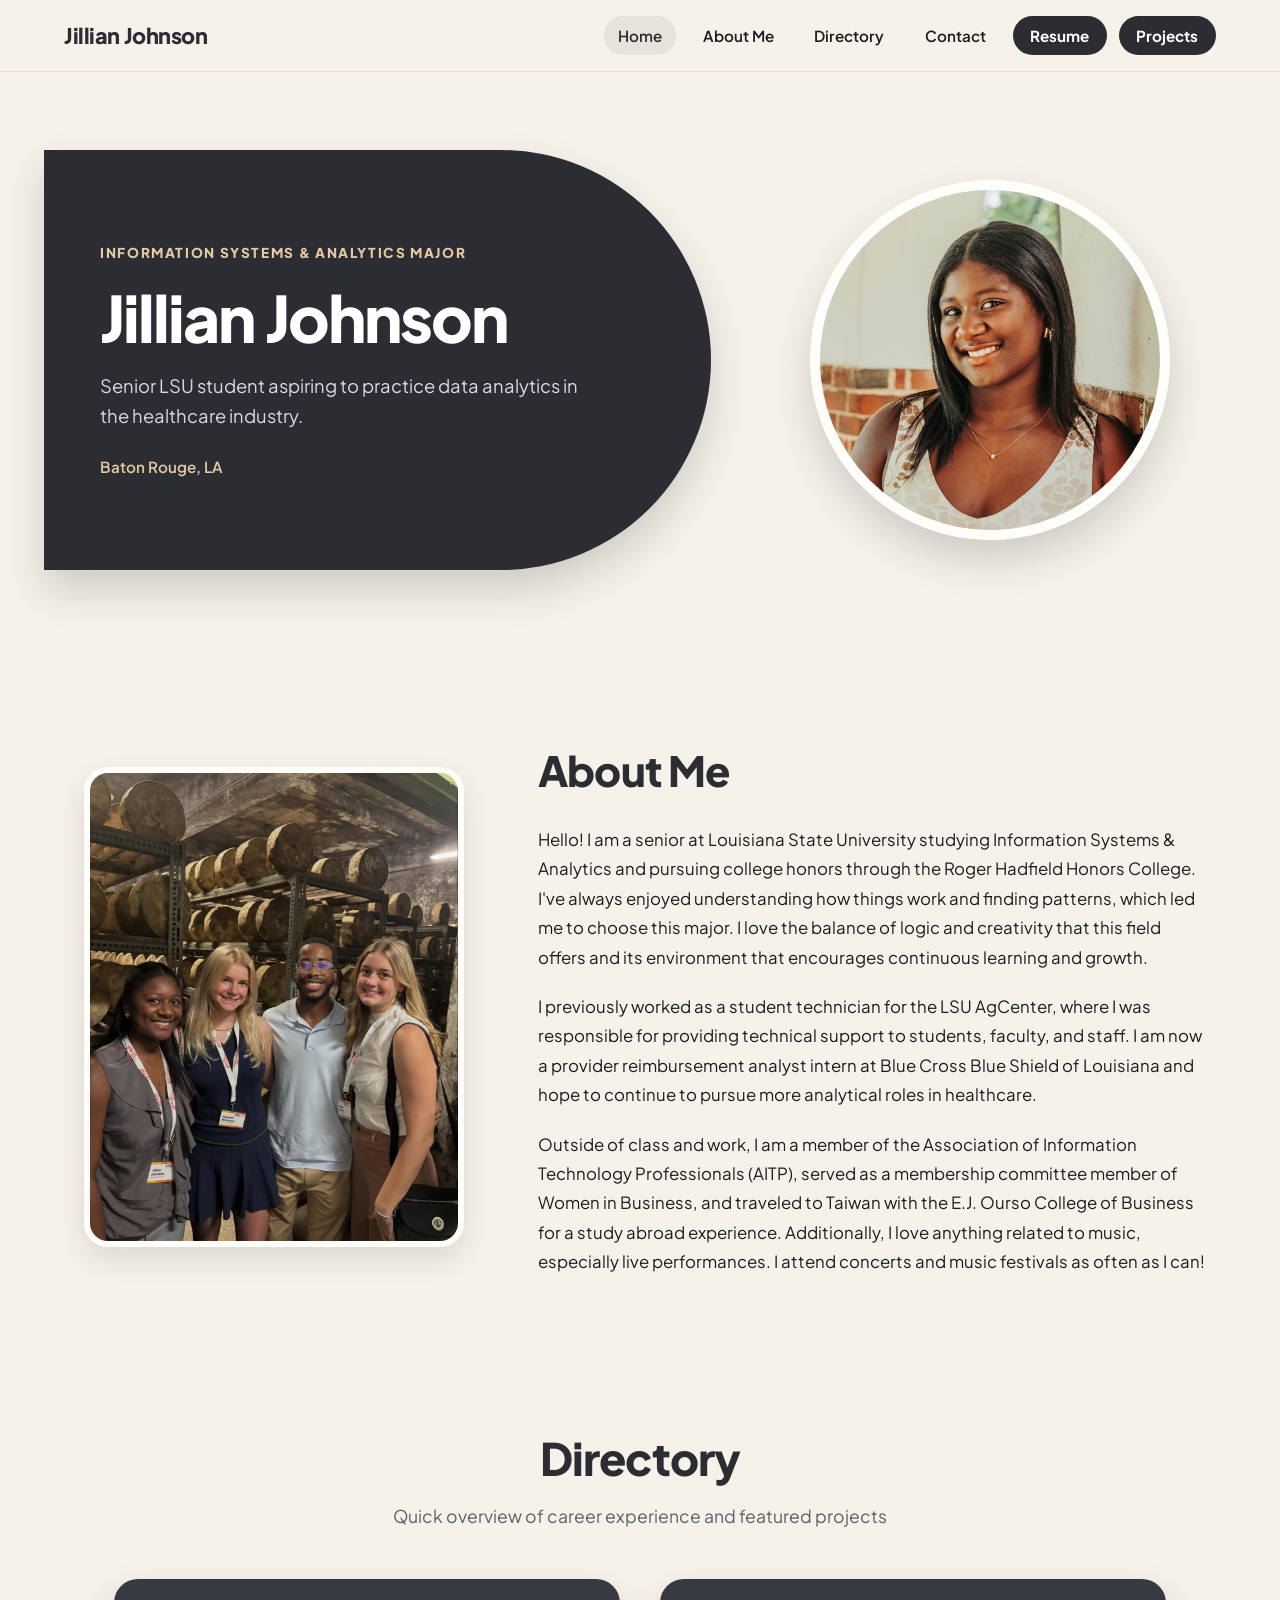
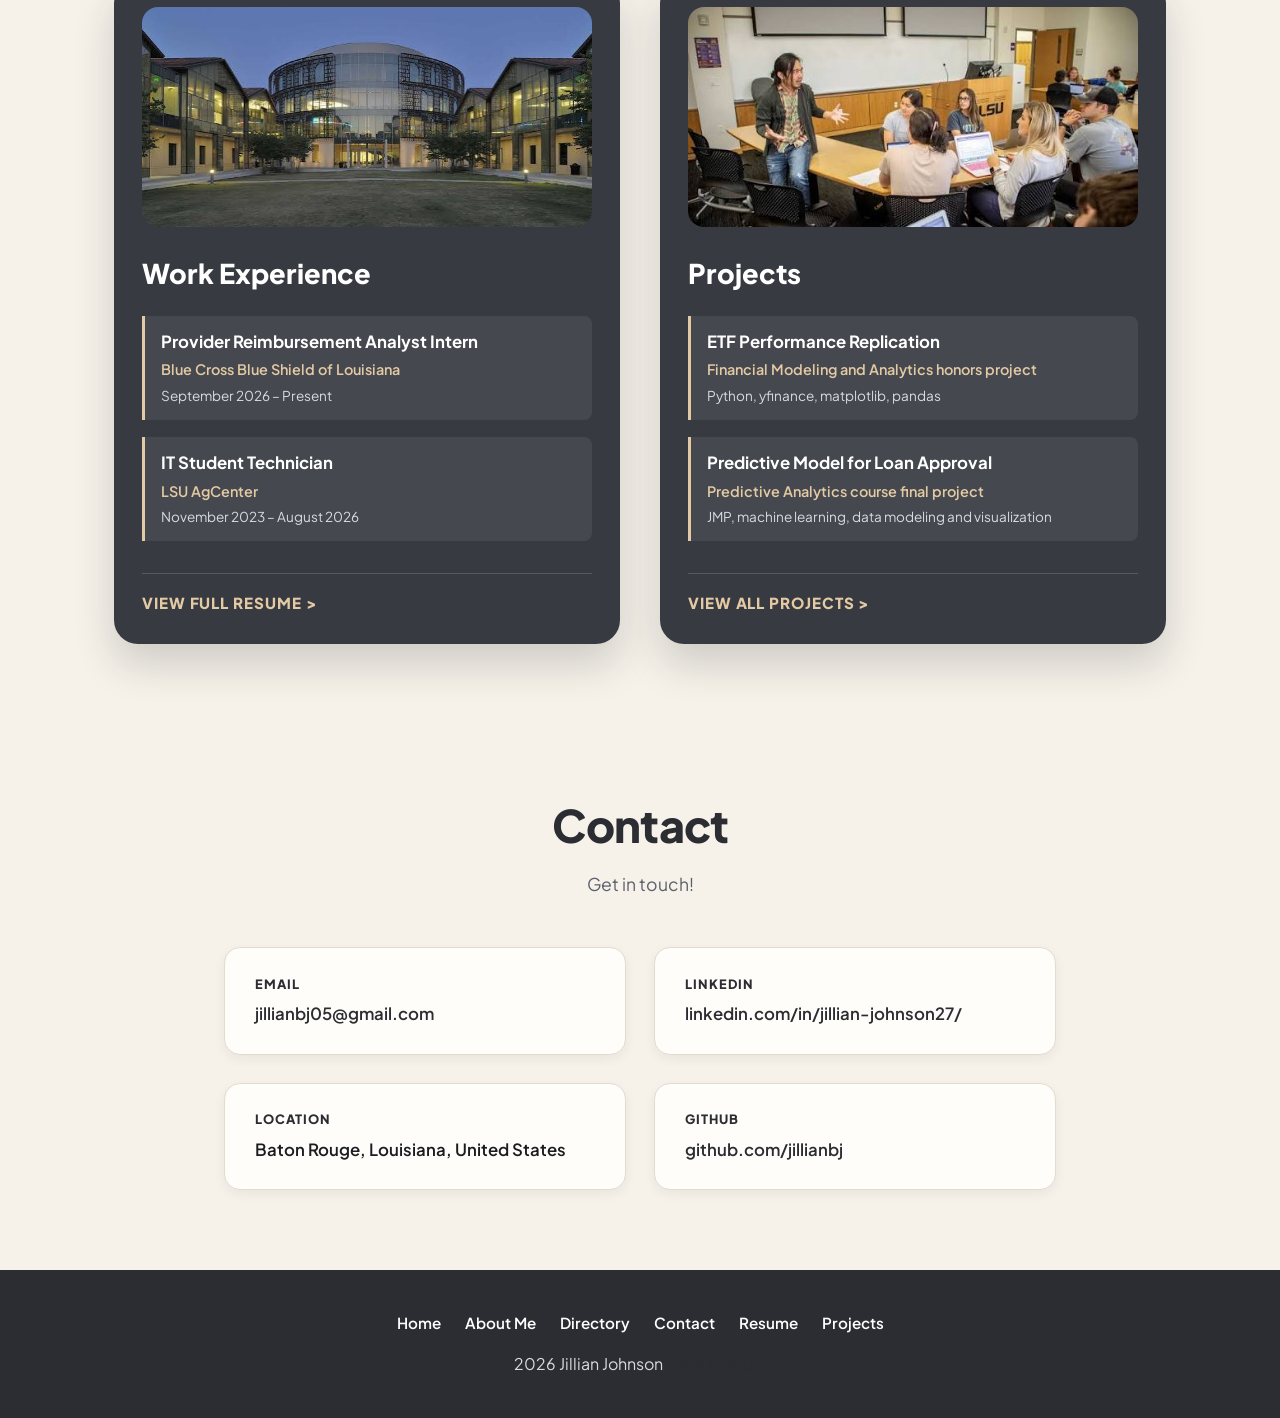
<file: index.html>
<!DOCTYPE html>
<html lang="en">

<head>
  <meta charset="UTF-8">
  <meta name="viewport" content="width=device-width, initial-scale=1.0">
  <title>Jillian Johnson | Information Systems &amp; Analytics Major</title>
  <link rel="stylesheet" href="styles.css">
</head>

<body>

  <!-- Global Header Navigation -->
  <header class="site-header">
    <nav class="nav-container" aria-label="Main Navigation">
      <a href="index.html" class="nav-brand">Jillian Johnson</a>
      <div class="nav-links">
        <a href="#intro" class="nav-link active">Home</a>
        <a href="#about" class="nav-link">About Me</a>
        <a href="#directory" class="nav-link">Directory</a>
        <a href="#contact" class="nav-link">Contact</a>
        <a href="resume.html" class="nav-link nav-btn-pill">Resume</a>
        <a href="projects.html" class="nav-link nav-btn-pill">Projects</a>
      </div>
    </nav>
  </header>

  <main>
    <!-- Section 1: Intro (Format of website1.png) -->
    <section id="intro" class="intro-section" aria-label="Introduction">
      <div class="intro-grid">
        <!-- Shape on the left: Name and short introduction -->
        <div class="intro-shape-left">
          <p class="intro-tag">Information Systems &amp; Analytics Major</p>
          <h1 class="intro-title">Jillian Johnson</h1>
          <p class="intro-description">
            Senior LSU student aspiring to practice data analytics in the healthcare industry.
          </p>
          <p class="intro-meta">Baton Rouge, LA</p>
        </div>

        <!-- Shape on the right: Picture of me -->
        <div class="intro-shape-right">
          <img src="images/intro_profile.jpg" alt="Jillian Johnson" class="intro-portrait-circle">
        </div>
      </div>
    </section>

    <!-- Section 2: About Me (Format of website2.png) -->
    <section id="about" class="about-section" aria-label="About Me">
      <div class="about-grid">
        <!-- Picture on the left as seen -->
        <div class="about-image-wrapper">
          <img src="images/about_me_group.jpg" alt="Jillian Johnson with peers" class="about-portrait">
        </div>

        <!-- Blurb on the right with title "About Me" -->
        <div class="about-content">
          <h2 class="about-heading">About Me</h2>
          <p class="about-blurb">
            Hello! I am a senior at Louisiana State University studying Information Systems &amp; Analytics and
            pursuing college honors through the Roger Hadfield Honors College. I've always enjoyed understanding how
            things work and finding patterns, which led me to choose this major. I love the balance of logic and
            creativity
            that this field offers and its environment that encourages continuous learning and growth.
          </p>
          <p class="about-blurb">
            I previously worked as a student technician for the LSU AgCenter, where I was responsible for providing
            technical support to students, faculty, and staff. I am now a provider reimbursement analyst intern at
            Blue Cross Blue Shield of Louisiana and hope to continue to pursue more analytical roles in healthcare.
          </p>
          <p class="about-blurb">
            Outside of class and work, I am a member of the Association of Information Technology Professionals (AITP),
            served as a membership committee member of Women in Business, and traveled to Taiwan with the E.J. Ourso
            College of Business
            for a study abroad experience. Additionally, I love anything related to music, especially live performances.
            I attend concerts and music festivals as often as I can!
          </p>


        </div>
      </div>
    </section>

    <!-- Section 3: Directory (Format of website3.png with 2 boxes) -->
    <section id="directory" class="directory-section" aria-label="Directory">
      <div class="section-header-center">
        <h2 class="directory-title">Directory</h2>
        <p class="directory-subtitle">Quick overview of career experience and featured projects</p>
      </div>

      <div class="directory-grid-two">
        <!-- Box 1 (Left): Work Experience -->
        <div class="directory-card">
          <img src="images/directory_work.jfif" alt="LSU Business Education Complex" class="directory-card-img">
          <h3 class="directory-card-title">Work Experience</h3>

          <ul class="directory-items">
            <li class="directory-item">
              <strong class="directory-item-title">Provider Reimbursement Analyst Intern</strong>
              <span class="directory-item-subtitle">Blue Cross Blue Shield of Louisiana</span>
              <span class="directory-item-meta">September 2026 &ndash; Present</span>
            </li>
            <li class="directory-item">
              <strong class="directory-item-title">IT Student Technician</strong>
              <span class="directory-item-subtitle">LSU AgCenter</span>
              <span class="directory-item-meta">November 2023 &ndash; August 2026</span>
            </li>
          </ul>

          <div class="directory-card-footer">
            <a href="resume.html" class="directory-btn-link">VIEW FULL RESUME &gt;</a>
          </div>
        </div>

        <!-- Box 2 (Right): Projects -->
        <div class="directory-card">
          <img src="images/directory_projects.jfif" alt="LSU classroom" class="directory-card-img">
          <h3 class="directory-card-title">Projects</h3>

          <ul class="directory-items">
            <li class="directory-item">
              <strong class="directory-item-title">ETF Performance Replication</strong>
              <span class="directory-item-subtitle">Financial Modeling and Analytics honors project</span>
              <span class="directory-item-meta">Python, yfinance, matplotlib, pandas</span>
            </li>
            <li class="directory-item">
              <strong class="directory-item-title">Predictive Model for Loan Approval</strong>
              <span class="directory-item-subtitle">Predictive Analytics course final project</span>
              <span class="directory-item-meta">JMP, machine learning, data modeling and visualization</span>
            </li>
          </ul>

          <div class="directory-card-footer">
            <a href="projects.html" class="directory-btn-link">VIEW ALL PROJECTS &gt;</a>
          </div>
        </div>
      </div>
    </section>

    <!-- Section 4: Contact -->
    <section id="contact" class="contact-section" aria-label="Contact">
      <div class="section-header-center">
        <h2 class="directory-title">Contact</h2>
        <p class="directory-subtitle">Get in touch!
        </p>
      </div>

      <div class="contact-grid">
        <div class="contact-card">
          <span class="contact-label">Email</span>
          <span class="contact-value">
            <a href="mailto:jillianbj05@gmail.com">jillianbj05@gmail.com</a>
          </span>
        </div>

        <div class="contact-card">
          <span class="contact-label">LinkedIn</span>
          <span class="contact-value">
            <a href="https://www.linkedin.com/in/jillian-johnson27/" target="_blank"
              rel="noopener noreferrer">linkedin.com/in/jillian-johnson27/</a>
          </span>
        </div>

        <div class="contact-card">
          <span class="contact-label">Location</span>
          <span class="contact-value">Baton Rouge, Louisiana, United States</span>
        </div>

        <div class="contact-card">
          <span class="contact-label">GitHub</span>
          <span class="contact-value">
            <a href="https://github.com/jillianbj" target="_blank" rel="noopener noreferrer">github.com/jillianbj</a>
          </span>
        </div>
      </div>
    </section>
  </main>

  <!-- Footer -->
  <footer class="site-footer">
    <div class="footer-content">
      <div class="footer-links">
        <a href="#intro">Home</a>
        <a href="#about">About Me</a>
        <a href="#directory">Directory</a>
        <a href="#contact">Contact</a>
        <a href="resume.html">Resume</a>
        <a href="projects.html">Projects</a>
      </div>
      <p> 2026 Jillian Johnson <a href="#intro">Back to top &uarr;</a></p>
    </div>
  </footer>

</body>

</html>
</file>
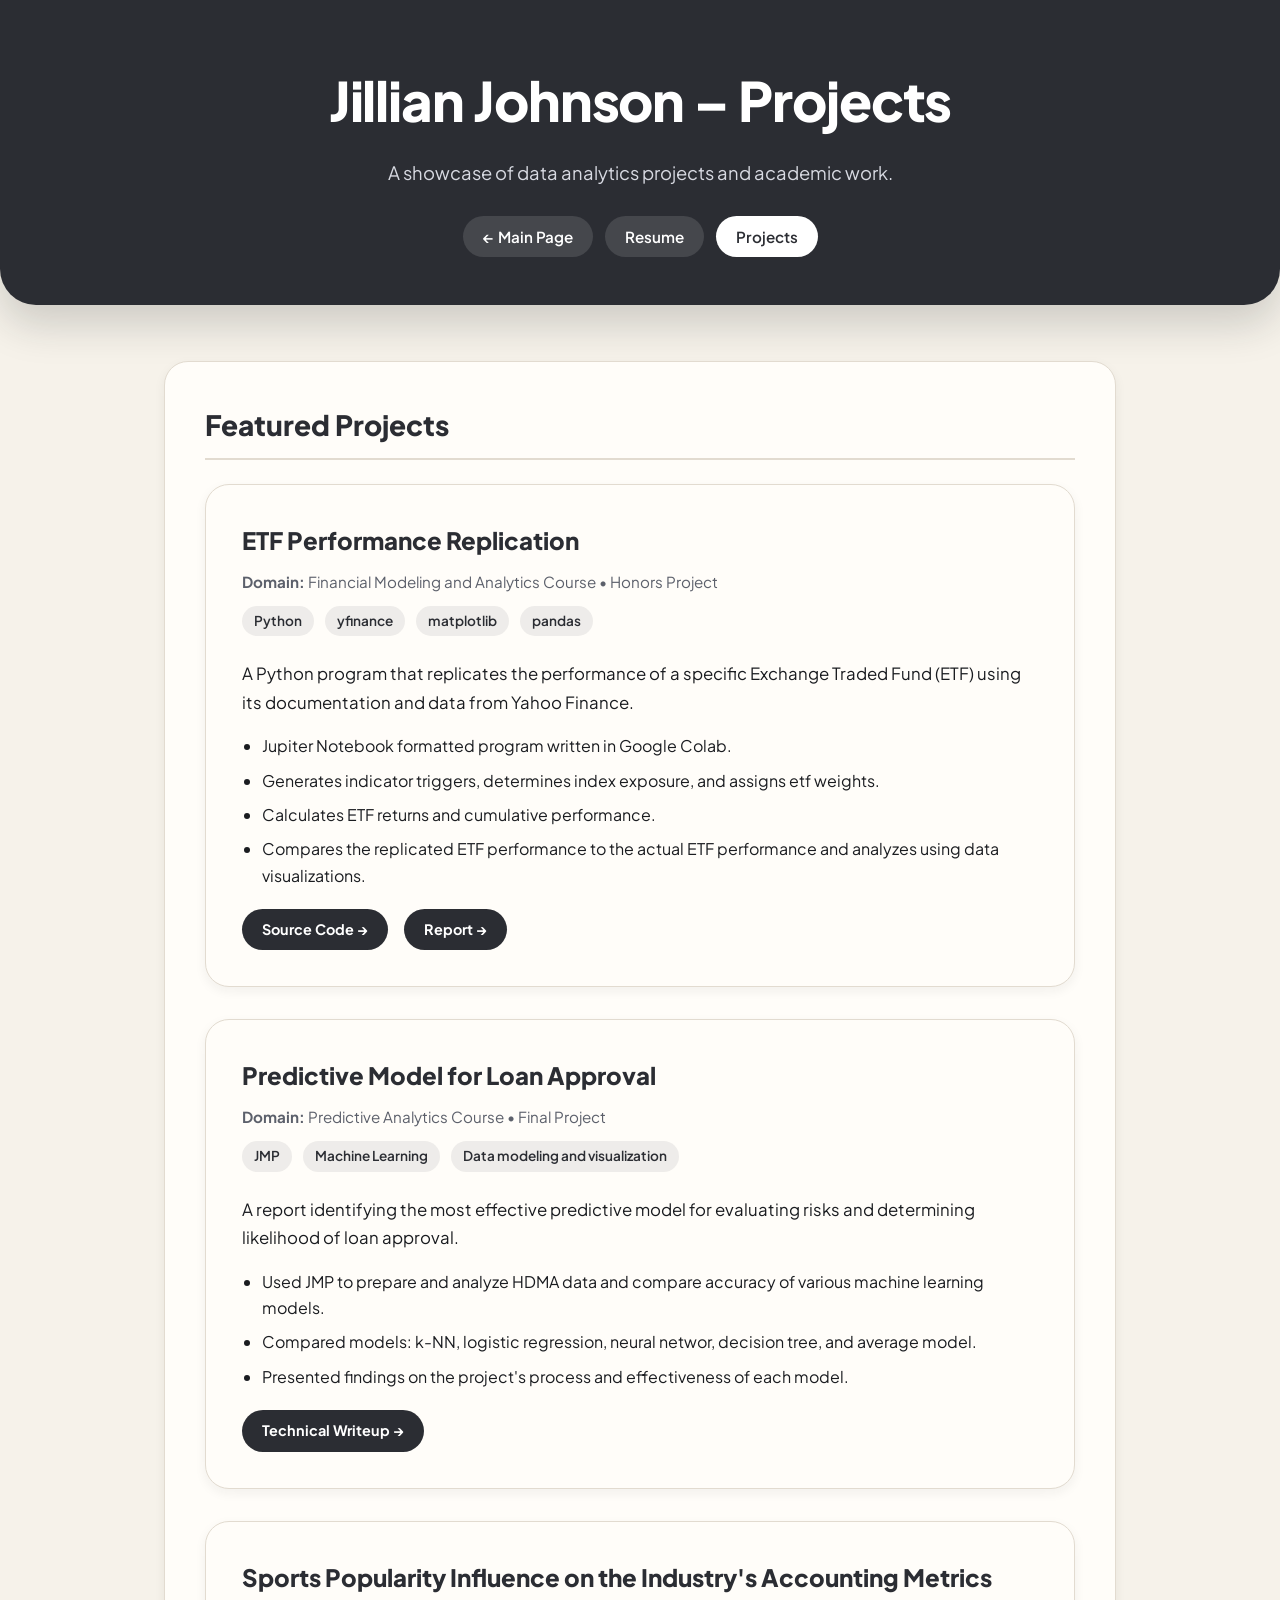
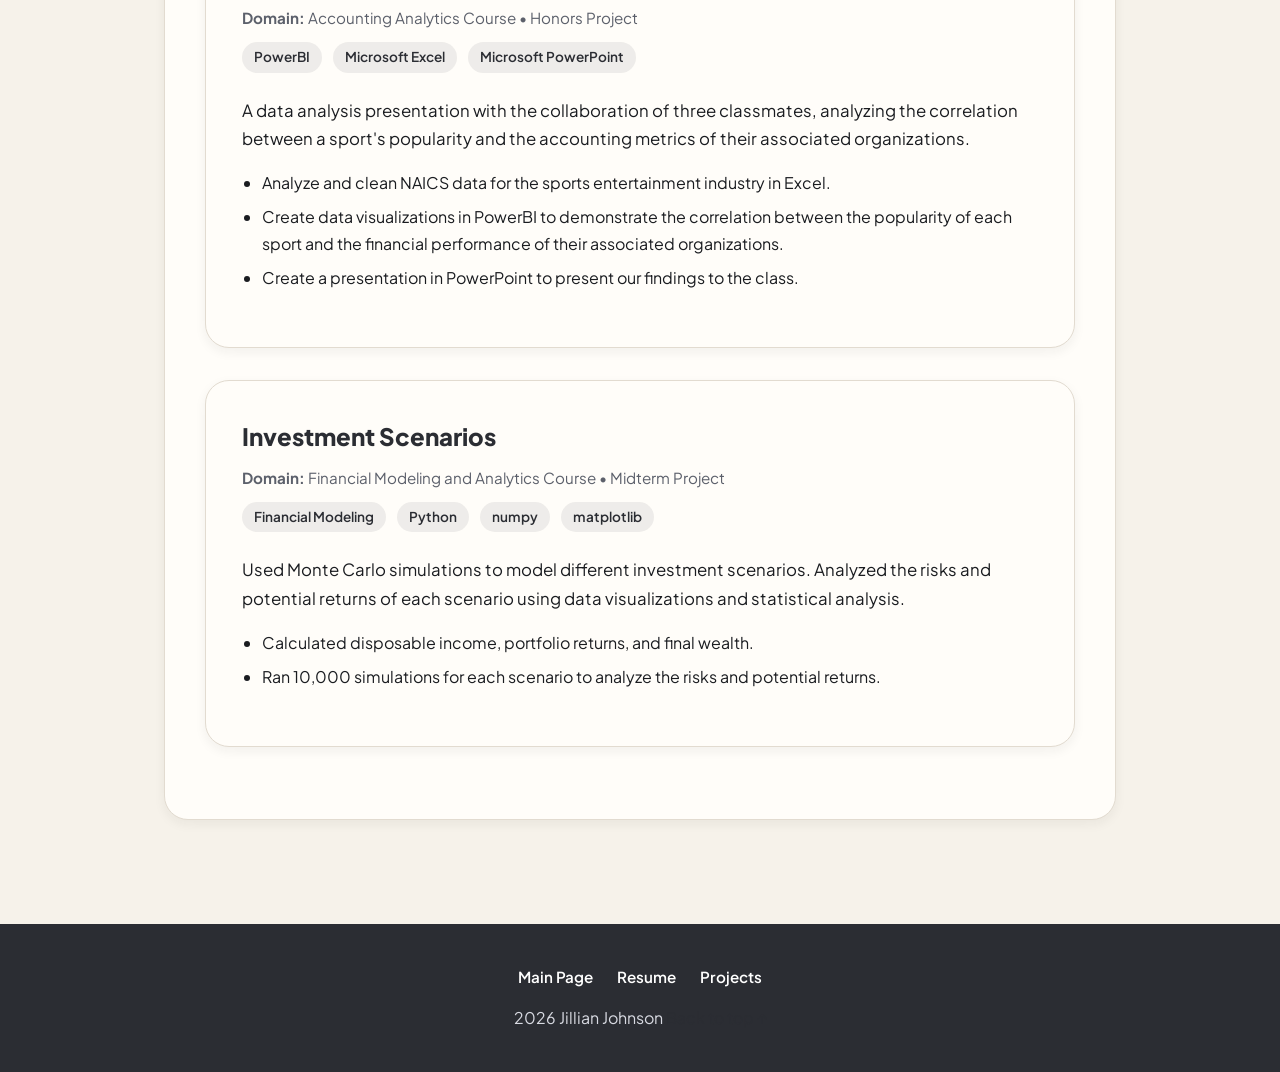
<file: projects.html>
<!DOCTYPE html>
<html lang="en">

<head>
  <meta charset="UTF-8">
  <meta name="viewport" content="width=device-width, initial-scale=1.0">
  <title>Jillian Johnson | Projects</title>
  <link rel="stylesheet" href="styles.css">
</head>

<body>

  <!-- Dark Grey Header at the Top -->
  <header class="subpage-header" id="top">
    <div class="subpage-header-content">
      <h1 class="subpage-title">Jillian Johnson &ndash; Projects</h1>
      <p class="subpage-subtitle">A showcase of data analytics projects and academic work.</p>

      <nav class="subpage-nav" aria-label="Page Navigation">
        <a href="index.html" class="subpage-nav-link">&larr; Main Page</a>
        <a href="resume.html" class="subpage-nav-link">Resume</a>
        <a href="projects.html" class="subpage-nav-link active">Projects</a>
      </nav>
    </div>
  </header>

  <!-- Main Content on Light Beige Background -->
  <main class="subpage-container">
    <section id="featured" class="subpage-section">
      <h2 class="subpage-section-title">Featured Projects</h2>

      <!-- Project 1: ETF Performance Replication -->
      <article class="project-card-detail" id="kubescope">
        <h3 class="project-detail-title">ETF Performance Replication</h3>
        <p style="color: var(--text-muted); font-size: 0.95rem; margin-bottom: 0.75rem;">
          <strong>Domain:</strong> Financial Modeling and Analytics Course &bull; Honors Project
        </p>
        <div style="margin-bottom: 1rem;">
          <span class="project-tag-pill">Python</span>
          <span class="project-tag-pill">yfinance</span>
          <span class="project-tag-pill">matplotlib</span>
          <span class="project-tag-pill">pandas</span>
        </div>
        <p style="font-size: 1.05rem; line-height: 1.7; color: var(--text-brown); margin-bottom: 1rem;">
          A Python program that replicates the performance of a specific Exchange Traded Fund (ETF) using
          its documentation and data from Yahoo Finance.
        </p>
        <ul class="resume-list" style="margin-bottom: 1.25rem;">
          <li>Jupiter Notebook formatted program written in Google Colab.</li>
          <li>Generates indicator triggers, determines index exposure, and assigns etf weights.</li>
          <li>Calculates ETF returns and cumulative performance.</li>
          <li>Compares the replicated ETF performance to the actual ETF performance and analyzes using data
            visualizations.</li>
        </ul>
        <div class="project-detail-links">
          <a href="https://colab.research.google.com/drive/1by6rJ04UxIw2XyKxMWDPe8HFTVwtK8JL?usp=sharing"
            target="_blank" rel="noopener noreferrer" class="btn-secondary">Source Code &rarr;</a>
          <a href="project_files/etf_replication.pdf" target="_blank" rel="noopener noreferrer"
            class="btn-secondary">Report &rarr;</a>
        </div>
      </article>

      <!-- Project 2: Loan Approval -->
      <article class="project-card-detail" id="minikv">
        <h3 class="project-detail-title">Predictive Model for Loan Approval</h3>
        <p style="color: var(--text-muted); font-size: 0.95rem; margin-bottom: 0.75rem;">
          <strong>Domain:</strong> Predictive Analytics Course &bull; Final Project
        </p>
        <div style="margin-bottom: 1rem;">
          <span class="project-tag-pill">JMP</span>
          <span class="project-tag-pill">Machine Learning</span>
          <span class="project-tag-pill">Data modeling and visualization</span>
        </div>
        <p style="font-size: 1.05rem; line-height: 1.7; color: var(--text-brown); margin-bottom: 1rem;">
          A report identifying the most effective predictive model for evaluating risks and determining likelihood of
          loan approval.
        </p>
        <ul class="resume-list" style="margin-bottom: 1.25rem;">
          <li>Used JMP to prepare and analyze HDMA data and compare accuracy of various machine learning models.</li>
          <li>Compared models: k-NN, logistic regression, neural networ, decision tree, and average model.</li>
          <li>Presented findings on the project's process and effectiveness of each model.</li>
        </ul>
        <div class="project-detail-links">
          <a href="project_files/predictive_modeling.pdf" target="_blank" rel="noopener noreferrer"
            class="btn-secondary">Technical Writeup &rarr;</a>
        </div>
      </article>

      <!-- Project 3: TraceFlow -->
      <article class="project-card-detail" id="traceflow">
        <h3 class="project-detail-title">Sports Popularity Influence on the Industry's Accounting Metrics</h3>
        <p style="color: var(--text-muted); font-size: 0.95rem; margin-bottom: 0.75rem;">
          <strong>Domain:</strong> Accounting Analytics Course &bull; Honors Project
        </p>
        <div style="margin-bottom: 1rem;">
          <span class="project-tag-pill">PowerBI</span>
          <span class="project-tag-pill">Microsoft Excel</span>
          <span class="project-tag-pill">Microsoft PowerPoint</span>
        </div>
        <p style="font-size: 1.05rem; line-height: 1.7; color: var(--text-brown); margin-bottom: 1rem;">
          A data analysis presentation with the collaboration of three classmates, analyzing the correlation between a
          sport's popularity and the accounting metrics of their associated organizations.
        </p>
        <ul class="resume-list" style="margin-bottom: 1.25rem;">
          <li>Analyze and clean NAICS data for the sports entertainment industry in Excel.</li>
          <li>Create data visualizations in PowerBI to demonstrate the correlation between the popularity of each sport
            and
            the financial performance of their associated organizations.</li>
          <li>Create a presentation in PowerPoint to present our findings to the class.</li>
        </ul>
      </article>

      <!-- Project 4: Investment Scenarios -->
      <article class="project-card-detail" id="netpulse">
        <h3 class="project-detail-title">Investment Scenarios</h3>
        <p style="color: var(--text-muted); font-size: 0.95rem; margin-bottom: 0.75rem;">
          <strong>Domain:</strong> Financial Modeling and Analytics Course &bull; Midterm Project
        </p>
        <div style="margin-bottom: 1rem;">
          <span class="project-tag-pill">Financial Modeling</span>
          <span class="project-tag-pill">Python</span>
          <span class="project-tag-pill">numpy</span>
          <span class="project-tag-pill">matplotlib</span>
        </div>
        <p style="font-size: 1.05rem; line-height: 1.7; color: var(--text-brown); margin-bottom: 1rem;">
          Used Monte Carlo simulations to model different investment scenarios. Analyzed the risks
          and potential returns of each scenario using data visualizations and statistical analysis.
        </p>
        <ul class="resume-list" style="margin-bottom: 1.25rem;">
          <li>Calculated disposable income, portfolio returns, and final wealth.</li>
          <li>Ran 10,000 simulations for each scenario to analyze the risks and potential returns.</li>
        </ul>
      </article>
    </section>


  </main>

  <!-- Footer -->
  <footer class="site-footer">
    <div class="footer-content">
      <div class="footer-links">
        <a href="index.html">Main Page</a>
        <a href="resume.html">Resume</a>
        <a href="projects.html">Projects</a>
      </div>
      <p> 2026 Jillian Johnson <a href="#top">Back to top &uarr;</a></p>
    </div>
  </footer>

</body>

</html>
</file>
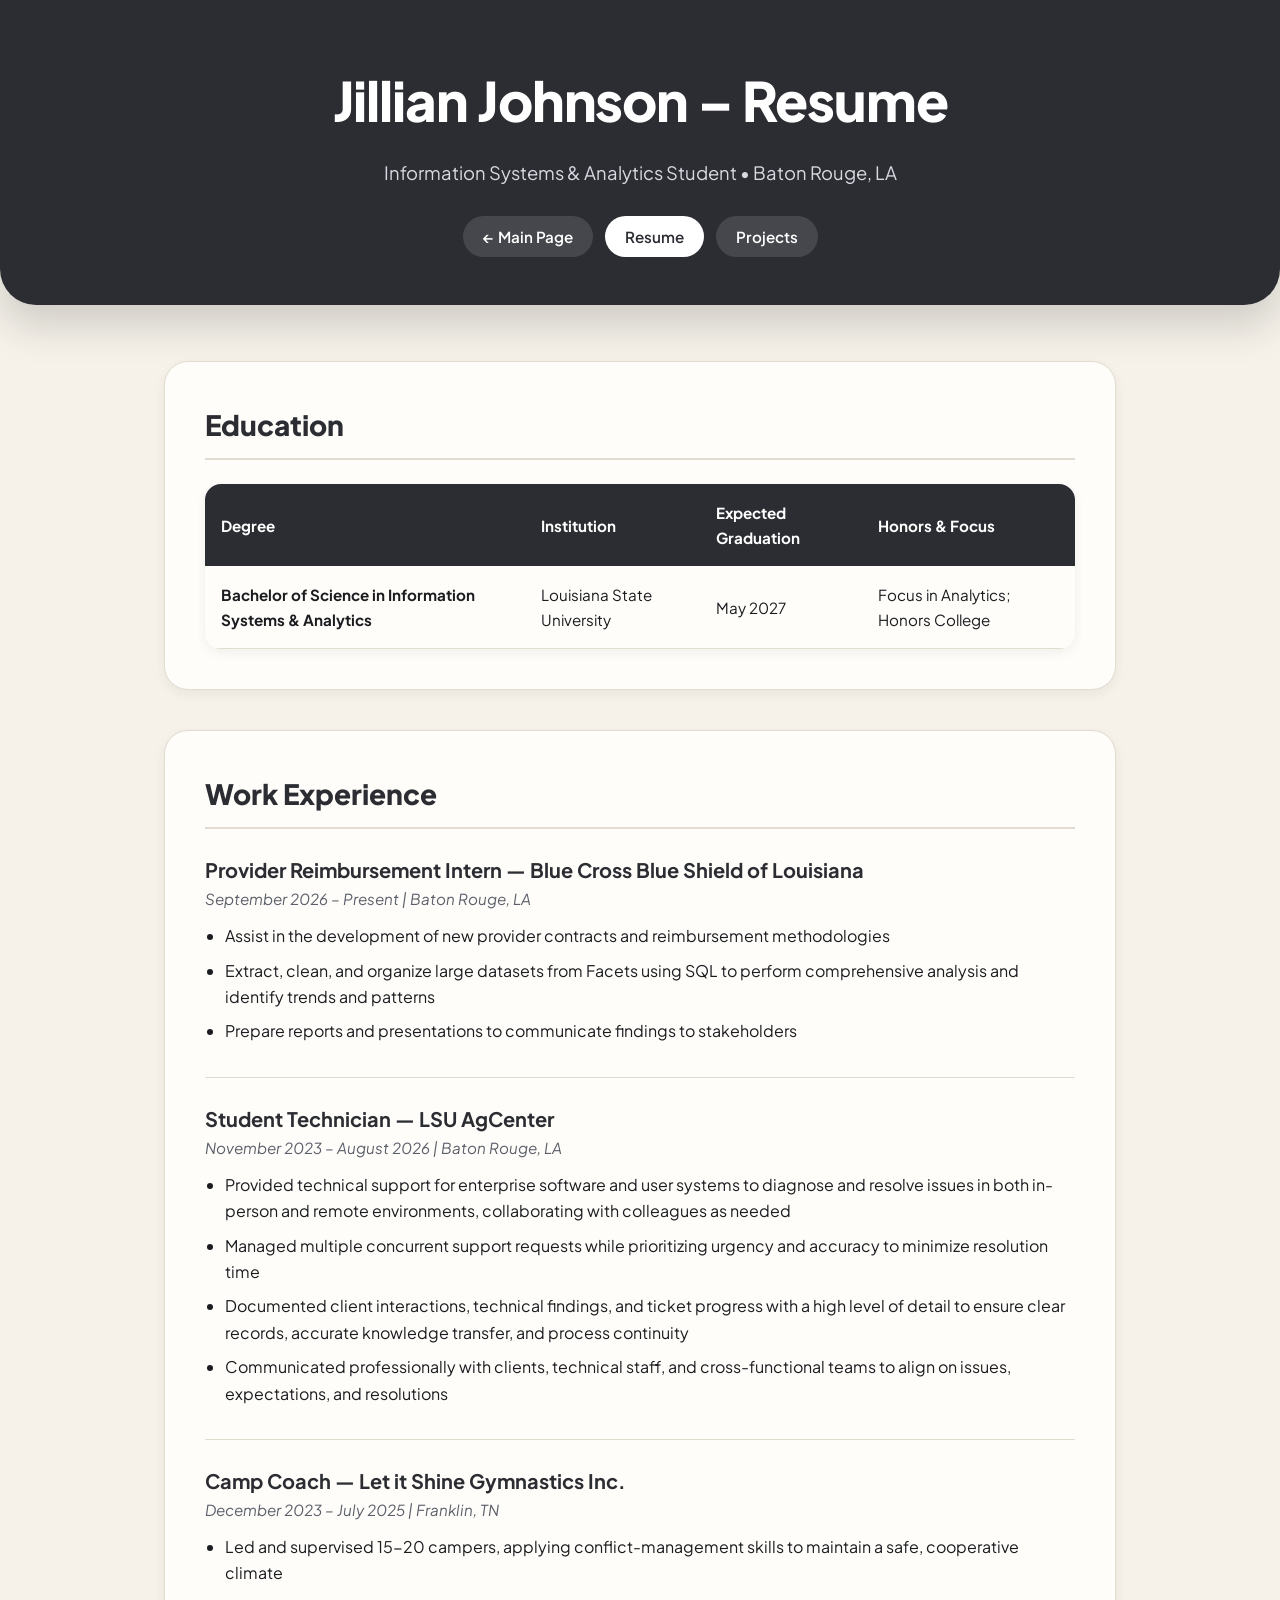
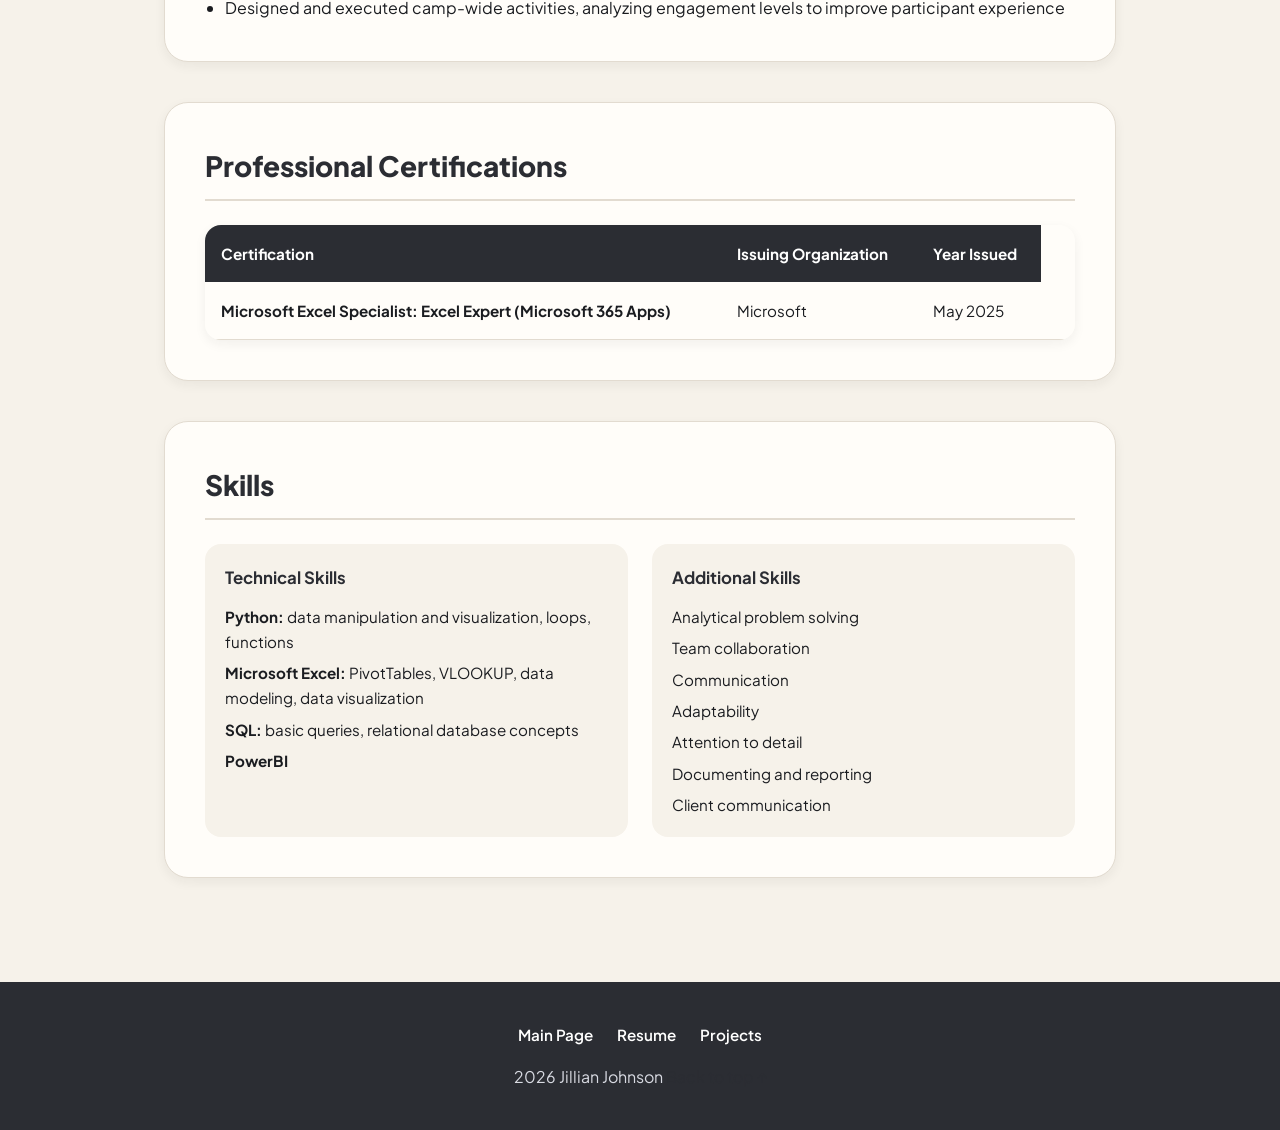
<file: resume.html>
<!DOCTYPE html>
<html lang="en">

<head>
  <meta charset="UTF-8">
  <meta name="viewport" content="width=device-width, initial-scale=1.0">
  <title>Alex Rivera | Resume</title>
  <link rel="stylesheet" href="styles.css">
</head>

<body>

  <!-- Dark Grey Header at the Top -->
  <header class="subpage-header" id="top">
    <div class="subpage-header-content">
      <h1 class="subpage-title">Jillian Johnson &ndash; Resume</h1>
      <p class="subpage-subtitle">Information Systems &amp; Analytics Student &bull; Baton Rouge, LA</p>

      <nav class="subpage-nav" aria-label="Page Navigation">
        <a href="index.html" class="subpage-nav-link">&larr; Main Page</a>
        <a href="resume.html" class="subpage-nav-link active">Resume</a>
        <a href="projects.html" class="subpage-nav-link">Projects</a>
      </nav>
    </div>
  </header>

  <!-- Main Content on Light Beige Background -->
  <main class="subpage-container">
    <!-- Education Section (Moved to the Top) -->
    <section id="education" class="subpage-section">
      <h2 class="subpage-section-title">Education</h2>

      <table class="data-table">
        <thead>
          <tr>
            <th scope="col">Degree</th>
            <th scope="col">Institution</th>
            <th scope="col">Expected Graduation</th>
            <th scope="col">Honors &amp; Focus</th>
          </tr>
        </thead>
        <tbody>
          <tr>
            <td><strong>Bachelor of Science in Information Systems &amp; Analytics</strong></td>
            <td>Louisiana State University</td>
            <td>May 2027</td>
            <td>Focus in Analytics; Honors College</td>
          </tr>
        </tbody>
      </table>
    </section>

    <!-- Work Experience Section -->
    <section id="experience" class="subpage-section">
      <h2 class="subpage-section-title">Work Experience</h2>

      <article class="resume-article">
        <div class="resume-article-header">
          <h3 class="resume-role-title">Provider Reimbursement Intern &mdash; Blue Cross Blue Shield of Louisiana</h3>
          <p class="resume-company-line">September 2026 &ndash; Present | Baton Rouge, LA</p>
        </div>
        <ul class="resume-list">
          <li>Assist in the development of new provider contracts and reimbursement methodologies</li>
          <li>Extract, clean, and organize large datasets from Facets using SQL to perform comprehensive
            analysis and identify trends and patterns</li>
          <li>Prepare reports and presentations to communicate findings to stakeholders</li>
        </ul>
      </article>

      <hr style="border: none; border-top: 1px solid var(--border-beige); margin: 1.5rem 0;">

      <article class="resume-article">
        <div class="resume-article-header">
          <h3 class="resume-role-title">Student Technician &mdash; LSU AgCenter</h3>
          <p class="resume-company-line">November 2023 &ndash; August 2026 | Baton Rouge, LA</p>
        </div>
        <ul class="resume-list">
          <li>Provided technical support for enterprise software and user systems to diagnose and resolve issues in both
            in-person and remote environments, collaborating with colleagues as needed</li>
          <li>Managed multiple concurrent support requests while prioritizing urgency and accuracy to minimize
            resolution
            time</li>
          <li>Documented client interactions, technical findings, and ticket progress with a high level of detail to
            ensure
            clear records, accurate knowledge transfer, and process continuity</li>
          <li>Communicated professionally with clients, technical staff, and cross-functional teams to align on issues,
            expectations, and resolutions</li>
        </ul>
      </article>

      <hr style="border: none; border-top: 1px solid var(--border-beige); margin: 1.5rem 0;">

      <article class="resume-article">
        <div class="resume-article-header">
          <h3 class="resume-role-title">Camp Coach &mdash; Let it Shine Gymnastics Inc.</h3>
          <p class="resume-company-line">December 2023 &ndash; July 2025 | Franklin, TN</p>
        </div>
        <ul class="resume-list">
          <li>Led and supervised 15-20 campers, applying conflict-management skills to maintain a safe, cooperative
            climate</li>
          <li>Designed and executed camp-wide activities, analyzing engagement levels to improve participant
            experience</li>
        </ul>
      </article>
    </section>

    <!-- Certifications Section -->
    <section id="certifications" class="subpage-section">
      <h2 class="subpage-section-title">Professional Certifications</h2>

      <table class="data-table">
        <thead>
          <tr>
            <th scope="col">Certification</th>
            <th scope="col">Issuing Organization</th>
            <th scope="col">Year Issued</th>
          </tr>
        </thead>
        <tbody>
          <tr>
            <td><strong>Microsoft Excel Specialist: Excel Expert (Microsoft 365 Apps)</strong></td>
            <td>Microsoft</td>
            <td>May 2025</td>
            <td></td>
          </tr>
        </tbody>
      </table>
    </section>

    <!-- Skills Section -->
    <section id="skills" class="subpage-section">
      <h2 class="subpage-section-title">Skills</h2>

      <div class="skills-grid">
        <div class="skills-card">
          <h4>Technical Skills</h4>
          <ul>
            <li><strong>Python:</strong> data manipulation and visualization, loops, functions</li>
            <li><strong>Microsoft Excel:</strong> PivotTables, VLOOKUP, data modeling, data visualization</li>
            <li><strong>SQL:</strong> basic queries, relational database concepts</li>
            <li><strong>PowerBI</strong>
          </ul>
        </div>

        <div class="skills-card">
          <h4>Additional Skills</h4>
          <ul>
            <li>Analytical problem solving</li>
            <li>Team collaboration</li>
            <li>Communication</li>
            <li>Adaptability</li>
            <li>Attention to detail</li>
            <li>Documenting and reporting</li>
            <li>Client communication</li>
          </ul>
        </div>
      </div>
    </section>
  </main>

  <!-- Footer -->
  <footer class="site-footer">
    <div class="footer-content">
      <div class="footer-links">
        <a href="index.html">Main Page</a>
        <a href="resume.html">Resume</a>
        <a href="projects.html">Projects</a>
      </div>
      <p> 2026 Jillian Johnson <a href="#top">Back to top &uarr;</a></p>
    </div>
  </footer>

</body>

</html>
</file>
<file: styles.css>
/* ==========================================================================
   Alex Rivera - Portfolio Website Stylesheet
   Theme: Light Beige Background & Dark Grey Secondary Color
   ========================================================================== */

@import url('https://fonts.googleapis.com/css2?family=Plus+Jakarta+Sans:wght@400;500;600;700;800&display=swap');

:root {
  /* Core Color System */
  --bg-beige: #F6F2EA;
  --bg-beige-card: #ECE6DA;
  --bg-white: #FFFDF9;

  /* Dark Grey Secondary Color System */
  --grey: #2B2D33;
  --grey-dark: #1E2024;
  --grey-card: #373A41;
  --grey-surface: #42464F;
  --grey-hover: #4F535D;

  /* Backward Compatibility Aliases */
  --navy: var(--grey);
  --navy-dark: var(--grey-dark);
  --navy-card: var(--grey-card);
  --navy-surface: var(--grey-surface);
  --navy-hover: var(--grey-hover);

  --brown: var(--grey);
  --brown-dark: var(--grey-dark);
  --brown-card: var(--grey-card);
  --brown-surface: var(--grey-surface);
  --brown-hover: var(--grey-hover);

  /* Typography Colors */
  --text-dark: #1A1C20;
  --text-brown: var(--text-dark);
  --text-navy: var(--text-dark);
  --text-muted: #5C606B;
  --text-light: #FFFFFF;
  --text-subtle: #D8DAE2;

  /* Modern Accent (Refined Steel Slate / Soft Cyan) */
  --accent-color: #e3caa4;
  --accent-color-hover: #f7dfbb;
  --accent-warm: var(--accent-color);
  --accent-warm-hover: var(--accent-color-hover);
  --accent-blue: var(--accent-color);
  --accent-blue-hover: var(--accent-color-hover);

  --border-beige: #E2DBD0;
  --border-light: rgba(255, 255, 255, 0.16);

  /* Spacing & Radii */
  --radius-sm: 8px;
  --radius-md: 16px;
  --radius-lg: 24px;
  --radius-full: 9999px;
  --shadow-sm: 0 4px 12px rgba(30, 32, 36, 0.06);
  --shadow-md: 0 12px 28px rgba(30, 32, 36, 0.12);
  --shadow-lg: 0 20px 40px rgba(30, 32, 36, 0.18);
  --transition: all 0.25s cubic-bezier(0.16, 1, 0.3, 1);
}

/* Base Styles */
*,
*::before,
*::after {
  box-sizing: border-box;
  margin: 0;
  padding: 0;
}

html {
  scroll-behavior: smooth;
  font-size: 16px;
}

body {
  background-color: var(--bg-beige);
  color: var(--text-dark);
  font-family: 'Plus Jakarta Sans', system-ui, -apple-system, BlinkMacSystemFont, 'Segoe UI', Roboto, sans-serif;
  line-height: 1.65;
  -webkit-font-smoothing: antialiased;
  min-height: 100vh;
  display: flex;
  flex-direction: column;
}

img {
  max-width: 100%;
  height: auto;
  display: block;
}

a {
  color: var(--grey);
  text-decoration: none;
  transition: var(--transition);
}

a:hover {
  color: var(--grey-hover);
}

/* ==========================================================================
   Navigation Bar
   ========================================================================== */
.site-header {
  background-color: rgba(246, 242, 234, 0.94);
  backdrop-filter: blur(8px);
  position: sticky;
  top: 0;
  z-index: 100;
  border-bottom: 1px solid var(--border-beige);
}

.nav-container {
  max-width: 1200px;
  margin: 0 auto;
  padding: 1rem 1.5rem;
  display: flex;
  align-items: center;
  justify-content: space-between;
  gap: 1.5rem;
  flex-wrap: wrap;
}

.nav-brand {
  font-size: 1.35rem;
  font-weight: 800;
  color: var(--grey);
  letter-spacing: -0.02em;
}

.nav-links {
  display: flex;
  align-items: center;
  gap: 0.75rem;
  flex-wrap: wrap;
}

.nav-link {
  color: var(--text-dark);
  font-weight: 600;
  font-size: 0.95rem;
  padding: 0.45rem 0.9rem;
  border-radius: var(--radius-full);
  transition: var(--transition);
}

.nav-link:hover,
.nav-link.active {
  background-color: rgba(43, 45, 51, 0.08);
  color: var(--grey);
}

.nav-btn-pill {
  background-color: var(--grey);
  color: var(--text-light) !important;
  padding: 0.45rem 1.1rem;
  border-radius: var(--radius-full);
  font-weight: 700;
}

.nav-btn-pill:hover {
  background-color: var(--grey-hover);
  color: var(--text-light) !important;
  transform: translateY(-1px);
}

/* ==========================================================================
   Section 1: Intro (Format of website1.png)
   ========================================================================== */
.intro-section {
  padding: 3rem 1.5rem 4rem;
  max-width: 1240px;
  margin: 0 auto;
  width: 100%;
}

.intro-grid {
  display: grid;
  grid-template-columns: 1.15fr 0.85fr;
  align-items: center;
  gap: 2rem;
  min-height: 480px;
}

/* Shape on Left: Dark Grey Arched Container */
.intro-shape-left {
  background-color: var(--grey);
  color: var(--text-light);
  border-radius: 0 260px 260px 0;
  padding: 4.5rem 4rem 4.5rem 3.5rem;
  display: flex;
  flex-direction: column;
  justify-content: center;
  box-shadow: var(--shadow-lg);
  min-height: 420px;
}

.intro-tag {
  color: var(--accent-color);
  font-size: 0.85rem;
  font-weight: 800;
  letter-spacing: 0.12em;
  text-transform: uppercase;
  margin-bottom: 1.25rem;
}

.intro-title {
  font-size: clamp(2.5rem, 5vw, 4.2rem);
  font-weight: 800;
  line-height: 1.05;
  letter-spacing: -0.03em;
  color: var(--text-light);
  margin-bottom: 1.25rem;
}

.intro-description {
  font-size: 1.15rem;
  line-height: 1.6;
  color: var(--text-subtle);
  max-width: 500px;
  margin-bottom: 1.5rem;
}

.intro-meta {
  font-size: 0.95rem;
  color: var(--accent-color);
  font-weight: 600;
}

/* Shape on Right: Circular Picture of Me */
.intro-shape-right {
  display: flex;
  justify-content: center;
  align-items: center;
  padding: 1rem;
}

.intro-portrait-circle {
  width: 360px;
  height: 360px;
  border-radius: 50%;
  object-fit: cover;
  box-shadow: var(--shadow-lg);
  border: 10px solid var(--bg-white);
  transition: var(--transition);
}

.intro-portrait-circle:hover {
  transform: scale(1.02);
}

/* ==========================================================================
   Section 2: About Me (Format of website2.png)
   ========================================================================== */
.about-section {
  background-color: var(--bg-beige);
  padding: 4.5rem 1.5rem;
  max-width: 1180px;
  margin: 0 auto;
  width: 100%;
}

.about-grid {
  display: grid;
  grid-template-columns: 400px 1fr;
  gap: 4rem;
  align-items: center;
}

.about-image-wrapper {
  display: flex;
  justify-content: center;
}

.about-portrait {
  width: 100%;
  max-width: 380px;
  height: 480px;
  object-fit: cover;
  border-radius: var(--radius-lg);
  box-shadow: var(--shadow-md);
  border: 6px solid var(--bg-white);
  transition: var(--transition);
}

.about-portrait:hover {
  transform: translateY(-4px);
  box-shadow: var(--shadow-lg);
}

.about-content {
  display: flex;
  flex-direction: column;
  gap: 1.25rem;
}

.about-heading {
  font-size: 2.6rem;
  font-weight: 800;
  color: var(--grey);
  letter-spacing: -0.02em;
}

.about-blurb {
  font-size: 1.05rem;
  line-height: 1.75;
  color: var(--text-dark);
}

.about-highlights {
  display: grid;
  grid-template-columns: repeat(auto-fit, minmax(160px, 1fr));
  gap: 1rem;
  margin-top: 0.5rem;
}

.highlight-badge {
  background-color: var(--bg-white);
  border: 1px solid var(--border-beige);
  border-radius: var(--radius-md);
  padding: 0.85rem 1rem;
  display: flex;
  flex-direction: column;
}

.highlight-badge strong {
  color: var(--grey);
  font-size: 1.1rem;
}

.highlight-badge span {
  font-size: 0.85rem;
  color: var(--text-muted);
}

/* ==========================================================================
   Section 3: Directory (Format of website3.png with 2 boxes)
   ========================================================================== */
.directory-section {
  padding: 4.5rem 1.5rem;
  max-width: 1100px;
  margin: 0 auto;
  width: 100%;
}

.section-header-center {
  text-align: center;
  margin-bottom: 3rem;
}

.directory-title {
  font-size: 2.8rem;
  font-weight: 800;
  color: var(--grey);
  letter-spacing: -0.02em;
}

.directory-subtitle {
  font-size: 1.1rem;
  color: var(--text-muted);
  margin-top: 0.5rem;
}

.directory-grid-two {
  display: grid;
  grid-template-columns: repeat(auto-fit, minmax(340px, 1fr));
  gap: 2.5rem;
}

.directory-card {
  background-color: var(--grey-card);
  border-radius: var(--radius-lg);
  padding: 1.75rem;
  color: var(--text-light);
  display: flex;
  flex-direction: column;
  box-shadow: var(--shadow-lg);
  transition: var(--transition);
}

.directory-card:hover {
  transform: translateY(-6px);
  box-shadow: 0 24px 48px rgba(30, 32, 36, 0.28);
}

.directory-card-img {
  width: 100%;
  height: 220px;
  object-fit: cover;
  border-radius: var(--radius-md);
  margin-bottom: 1.5rem;
}

.directory-card-title {
  font-size: 1.7rem;
  font-weight: 800;
  color: var(--text-light);
  margin-bottom: 1.25rem;
}

.directory-items {
  list-style: none;
  display: flex;
  flex-direction: column;
  gap: 1.1rem;
  margin-bottom: 2rem;
  flex-grow: 1;
}

.directory-item {
  background: rgba(255, 255, 255, 0.07);
  border-left: 3px solid var(--accent-color);
  padding: 0.75rem 1rem;
  border-radius: 0 var(--radius-sm) var(--radius-sm) 0;
}

.directory-item-title {
  display: block;
  font-size: 1.05rem;
  font-weight: 700;
  color: var(--text-light);
}

.directory-item-subtitle {
  display: block;
  font-size: 0.9rem;
  color: var(--accent-color);
  font-weight: 600;
  margin-top: 0.15rem;
}

.directory-item-meta {
  display: block;
  font-size: 0.85rem;
  color: var(--text-subtle);
  margin-top: 0.2rem;
}

.directory-card-footer {
  margin-top: auto;
  padding-top: 1rem;
  border-top: 1px solid var(--border-light);
}

.directory-btn-link {
  color: var(--accent-color);
  font-weight: 800;
  font-size: 0.95rem;
  letter-spacing: 0.06em;
  text-transform: uppercase;
  display: inline-flex;
  align-items: center;
  gap: 0.4rem;
  transition: var(--transition);
}

.directory-btn-link:hover {
  color: var(--accent-color-hover);
  transform: translateX(4px);
}

/* ==========================================================================
   Section 4: Contact
   ========================================================================== */
.contact-section {
  padding: 4.5rem 1.5rem 5rem;
  max-width: 880px;
  margin: 0 auto;
  width: 100%;
}

.contact-grid {
  display: grid;
  grid-template-columns: repeat(2, 1fr);
  gap: 1.75rem;
  margin-top: 2.5rem;
}

.contact-card {
  background: var(--bg-white);
  border: 1px solid var(--border-beige);
  border-radius: var(--radius-md);
  padding: 1.6rem 1.85rem;
  box-shadow: var(--shadow-sm);
  display: flex;
  flex-direction: column;
  gap: 0.35rem;
  transition: var(--transition);
}

.contact-card:hover {
  border-color: var(--grey);
  box-shadow: var(--shadow-md);
  transform: translateY(-3px);
}

.contact-label {
  font-size: 0.8rem;
  font-weight: 800;
  text-transform: uppercase;
  letter-spacing: 0.08em;
  color: var(--grey);
}

.contact-value {
  font-size: 1.05rem;
  font-weight: 600;
  color: var(--text-dark);
}

.contact-value a {
  color: var(--grey);
}

.contact-value a:hover {
  color: var(--accent-color);
  text-decoration: underline;
}

/* ==========================================================================
   Sub-pages: Resume & Projects Common Layout
   Theme: Light Beige Background & Dark Grey Header at the Top
   ========================================================================== */
.subpage-header {
  background-color: var(--grey);
  color: var(--text-light);
  padding: 3.5rem 1.5rem 3rem;
  text-align: center;
  border-radius: 0 0 36px 36px;
  box-shadow: var(--shadow-lg);
  margin-bottom: 3.5rem;
}

.subpage-header-content {
  max-width: 900px;
  margin: 0 auto;
}

.subpage-title {
  font-size: clamp(2.2rem, 4.5vw, 3.4rem);
  font-weight: 800;
  letter-spacing: -0.02em;
  color: var(--text-light);
  margin-bottom: 0.75rem;
}

.subpage-subtitle {
  font-size: 1.15rem;
  color: var(--text-subtle);
  margin-bottom: 1.75rem;
  max-width: 650px;
  margin-left: auto;
  margin-right: auto;
}

.subpage-nav {
  display: flex;
  justify-content: center;
  gap: 0.75rem;
  flex-wrap: wrap;
}

.subpage-nav-link {
  color: var(--text-light);
  background: rgba(255, 255, 255, 0.12);
  padding: 0.5rem 1.25rem;
  border-radius: var(--radius-full);
  font-size: 0.95rem;
  font-weight: 600;
  transition: var(--transition);
}

.subpage-nav-link:hover,
.subpage-nav-link.active {
  background: var(--text-light);
  color: var(--grey);
}

.subpage-container {
  max-width: 1000px;
  margin: 0 auto;
  padding: 0 1.5rem 4rem;
  width: 100%;
}

.subpage-section {
  background: var(--bg-white);
  border: 1px solid var(--border-beige);
  border-radius: var(--radius-lg);
  padding: 2.5rem;
  margin-bottom: 2.5rem;
  box-shadow: var(--shadow-sm);
}

.subpage-section-title {
  font-size: 1.75rem;
  font-weight: 800;
  color: var(--grey);
  margin-bottom: 1.5rem;
  border-bottom: 2px solid var(--border-beige);
  padding-bottom: 0.6rem;
}

/* Resume Articles & Tables */
.resume-article {
  margin-bottom: 2rem;
}

.resume-article:last-child {
  margin-bottom: 0;
}

.resume-article-header {
  margin-bottom: 0.75rem;
}

.resume-role-title {
  font-size: 1.25rem;
  font-weight: 700;
  color: var(--grey);
}

.resume-company-line {
  font-size: 0.95rem;
  color: var(--text-muted);
  font-style: italic;
}

.resume-list {
  padding-left: 1.25rem;
  display: flex;
  flex-direction: column;
  gap: 0.5rem;
}

.data-table {
  width: 100%;
  border-collapse: collapse;
  margin-top: 1rem;
  border-radius: var(--radius-md);
  overflow: hidden;
  box-shadow: var(--shadow-sm);
}

.data-table th {
  background-color: var(--grey);
  color: var(--text-light);
  padding: 1rem;
  text-align: left;
  font-weight: 700;
  font-size: 0.95rem;
}

.data-table td {
  padding: 1rem;
  border-bottom: 1px solid var(--border-beige);
  background-color: var(--bg-white);
  font-size: 0.95rem;
}

.data-table tr:nth-child(even) td {
  background-color: var(--bg-beige);
}

/* Skills list */
.skills-grid {
  display: grid;
  grid-template-columns: repeat(auto-fit, minmax(280px, 1fr));
  gap: 1.5rem;
}

.skills-card {
  background: var(--bg-beige);
  border-radius: var(--radius-md);
  padding: 1.25rem;
}

.skills-card h4 {
  color: var(--grey);
  margin-bottom: 0.75rem;
  font-size: 1.05rem;
}

.skills-card ul {
  list-style: none;
  display: flex;
  flex-direction: column;
  gap: 0.4rem;
  font-size: 0.95rem;
}

/* Projects Showcase */
.project-card-detail {
  background: var(--bg-white);
  border: 1px solid var(--border-beige);
  border-radius: var(--radius-lg);
  padding: 2.25rem;
  margin-bottom: 2rem;
  box-shadow: var(--shadow-sm);
  transition: var(--transition);
}

.project-card-detail:hover {
  box-shadow: var(--shadow-md);
  border-color: var(--grey);
}

.project-detail-title {
  font-size: 1.5rem;
  font-weight: 800;
  color: var(--grey);
  margin-bottom: 0.5rem;
}

.project-tag-pill {
  display: inline-block;
  background-color: rgba(43, 45, 51, 0.08);
  color: var(--grey);
  padding: 0.25rem 0.75rem;
  border-radius: var(--radius-full);
  font-size: 0.85rem;
  font-weight: 600;
  margin-right: 0.5rem;
  margin-bottom: 0.5rem;
}

.project-detail-links {
  margin-top: 1.25rem;
  display: flex;
  gap: 1rem;
  flex-wrap: wrap;
}

.btn-secondary {
  display: inline-flex;
  align-items: center;
  gap: 0.4rem;
  background-color: var(--grey);
  color: var(--text-light);
  padding: 0.55rem 1.25rem;
  border-radius: var(--radius-full);
  font-size: 0.9rem;
  font-weight: 700;
  transition: var(--transition);
}

.btn-secondary:hover {
  background-color: var(--grey-hover);
  color: var(--text-light);
  transform: translateY(-2px);
}

/* ==========================================================================
   Footer
   ========================================================================== */
.site-footer {
  margin-top: auto;
  background-color: var(--grey);
  color: var(--text-subtle);
  padding: 2.5rem 1.5rem;
  text-align: center;
}

.footer-content {
  max-width: 900px;
  margin: 0 auto;
  display: flex;
  flex-direction: column;
  align-items: center;
  gap: 1rem;
}

.footer-links {
  display: flex;
  gap: 1.5rem;
  flex-wrap: wrap;
  justify-content: center;
}

.footer-links a {
  color: var(--text-light);
  font-weight: 600;
  font-size: 0.95rem;
}

.footer-links a:hover {
  color: var(--accent-color);
}

/* ==========================================================================
   Responsive Breakpoints
   ========================================================================== */
@media (max-width: 992px) {
  .intro-grid {
    grid-template-columns: 1fr;
    text-align: center;
  }

  .intro-shape-left {
    border-radius: var(--radius-lg);
    padding: 3rem 2rem;
    align-items: center;
    text-align: center;
  }

  .about-grid {
    grid-template-columns: 1fr;
    text-align: center;
    gap: 2.5rem;
  }

  .about-image-wrapper {
    margin: 0 auto;
  }
}

@media (max-width: 600px) {
  .intro-portrait-circle {
    width: 260px;
    height: 260px;
  }

  .about-portrait {
    height: 380px;
  }

  .contact-grid {
    grid-template-columns: 1fr;
    gap: 1.25rem;
  }

  .subpage-header {
    border-radius: 0 0 24px 24px;
    padding: 2.5rem 1.25rem 2rem;
  }

  .subpage-section {
    padding: 1.5rem;
  }
}
</file>
